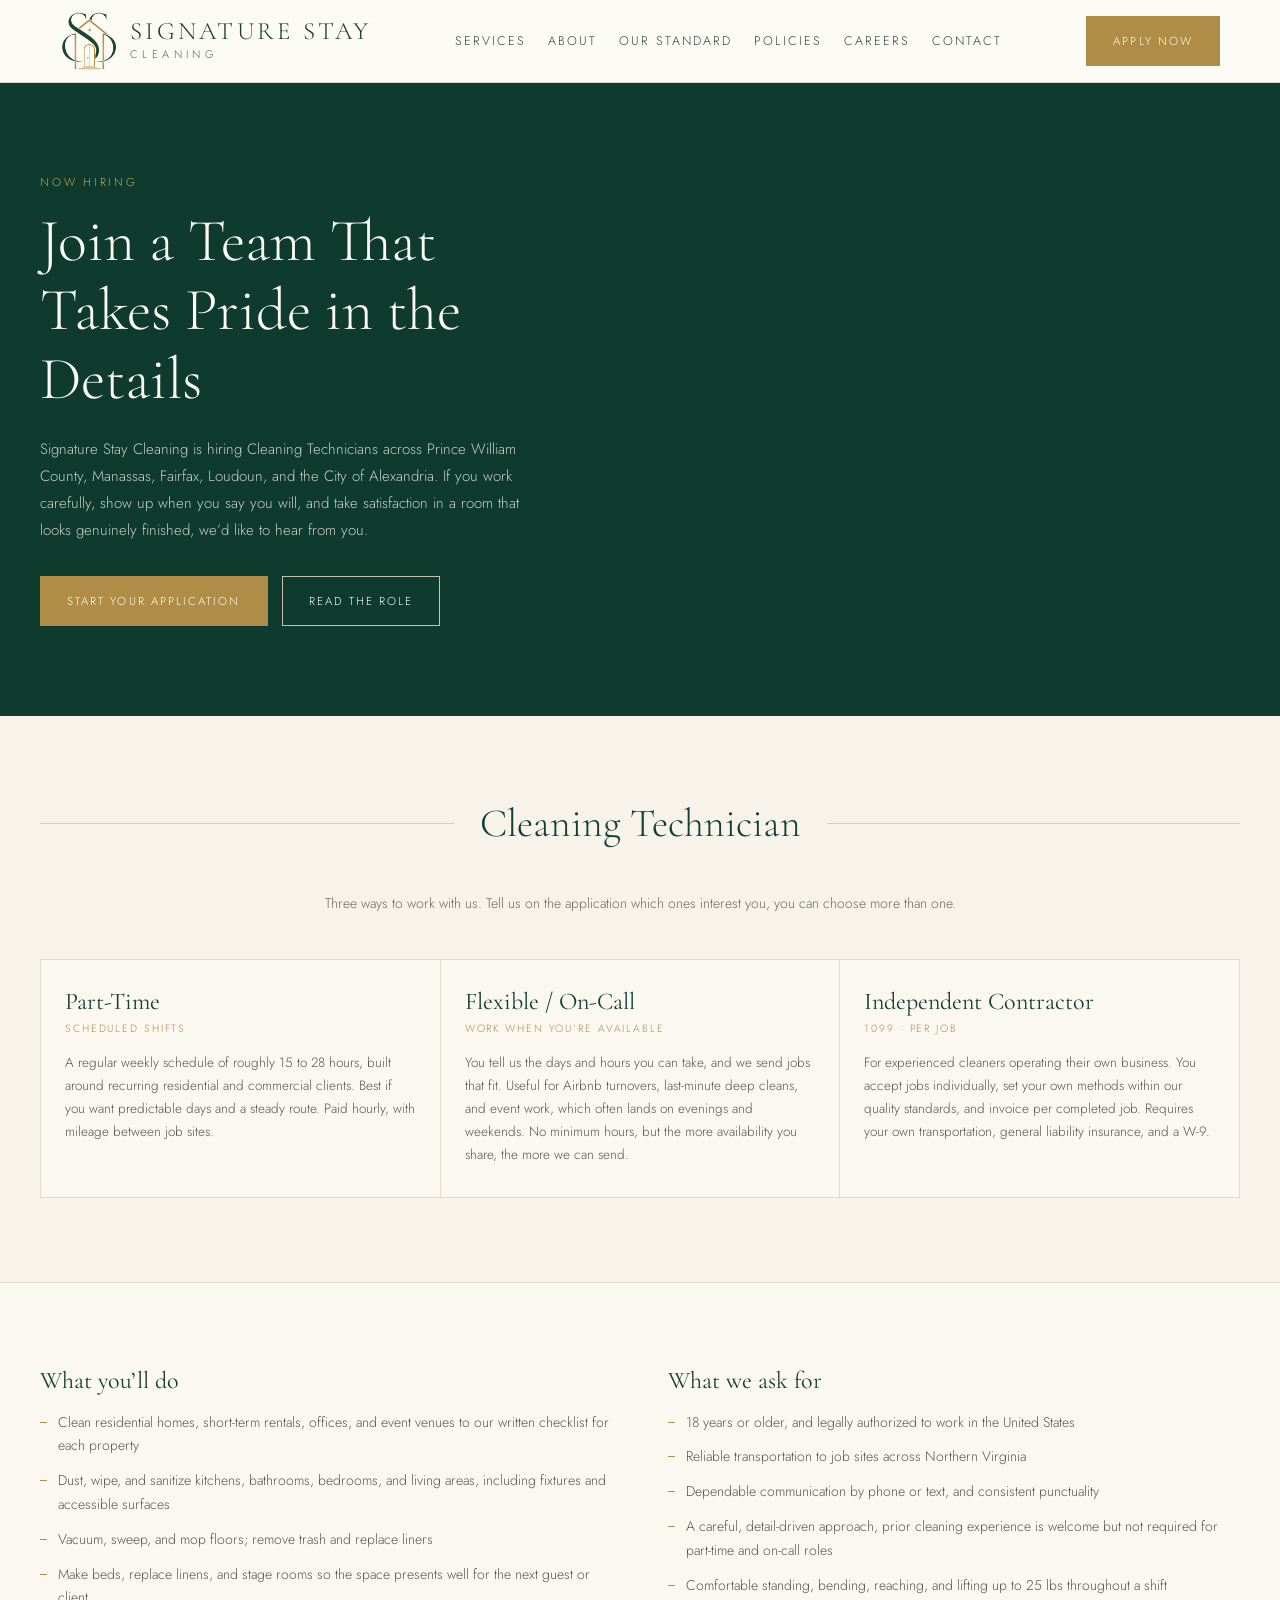
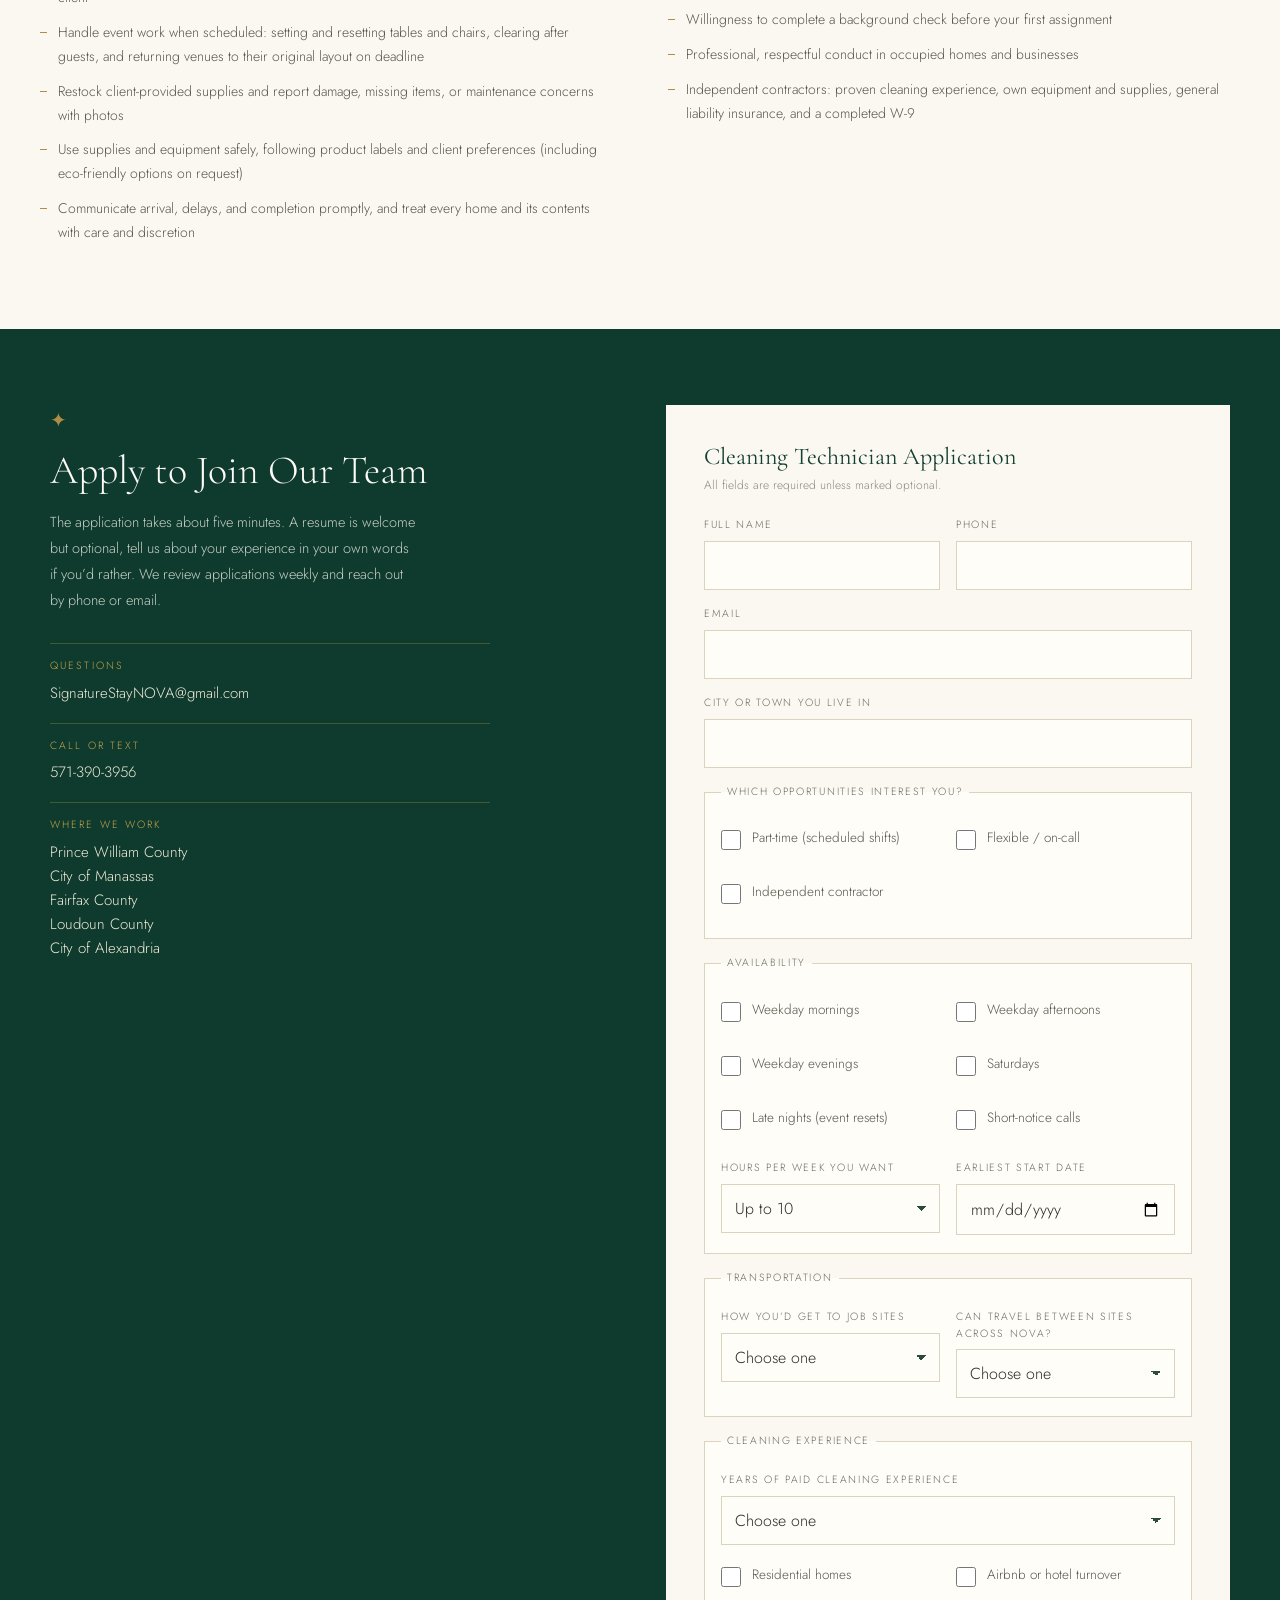
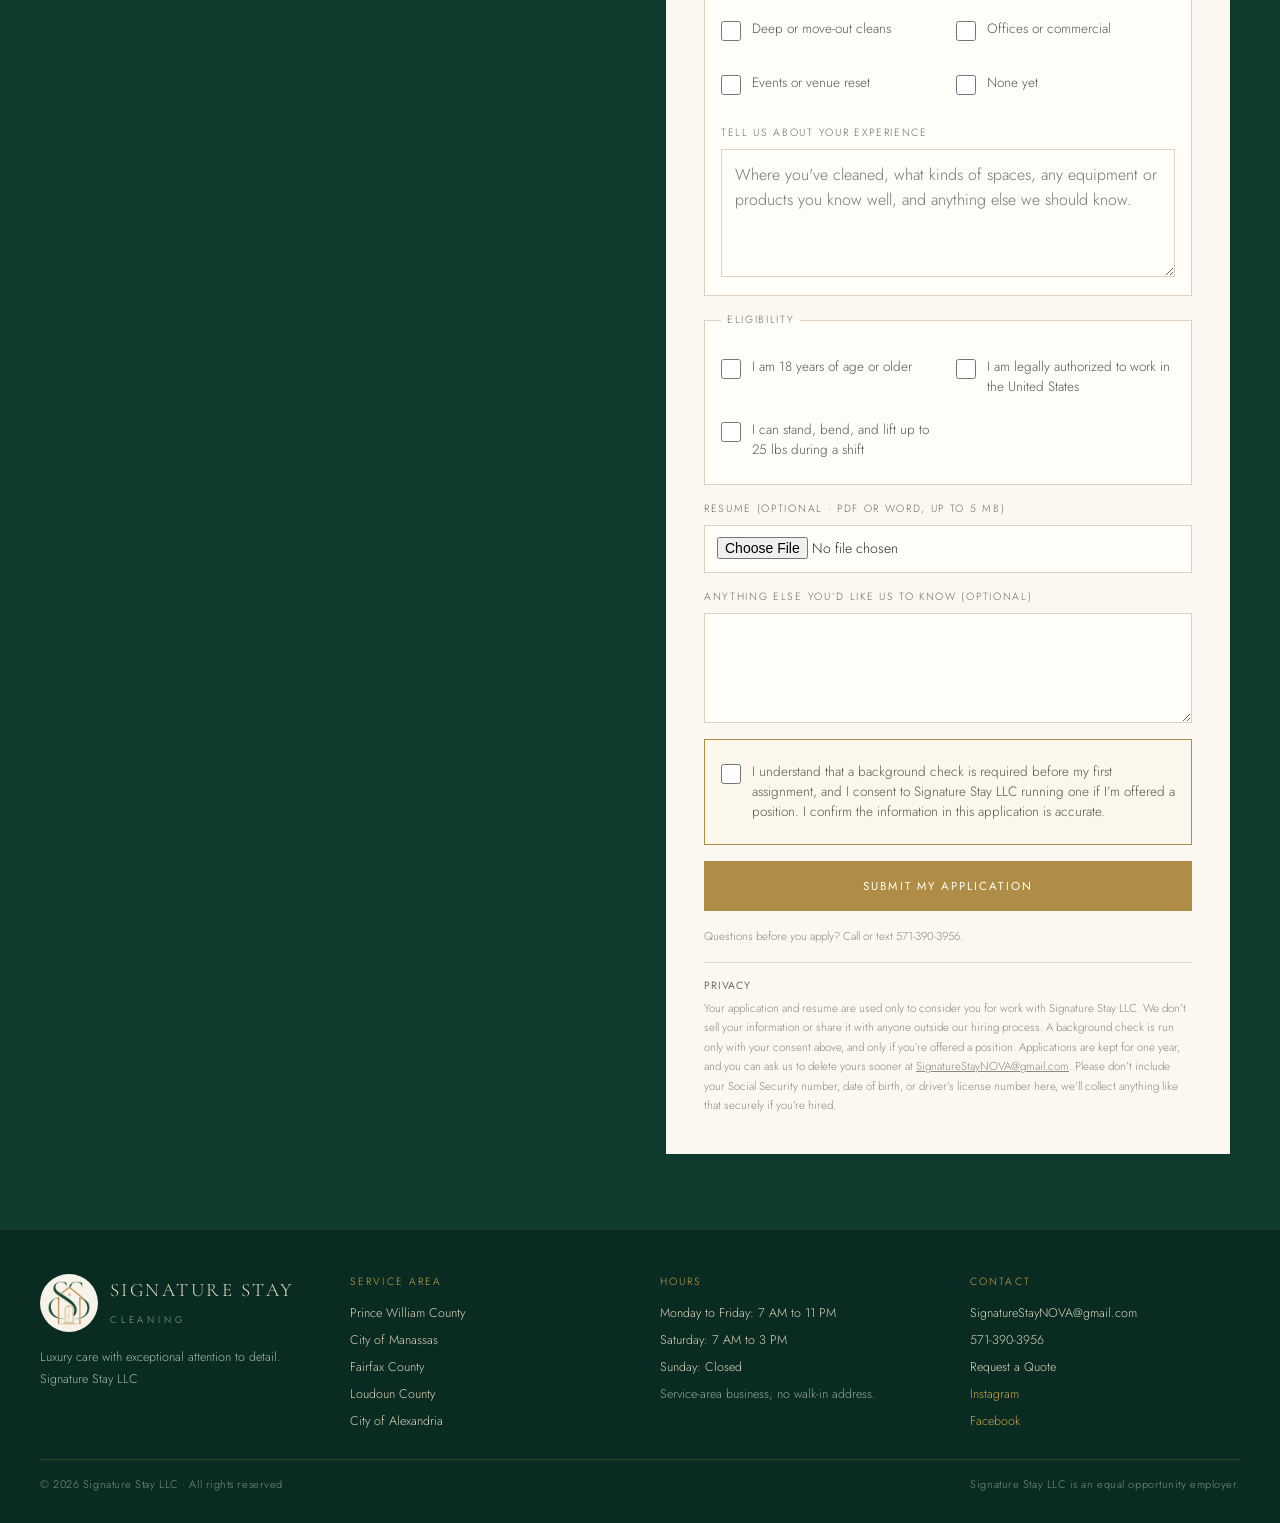
<file: careers.html>
<!DOCTYPE html>
<!--
  Signature Stay Cleaning — careers.html
  Application form posts to FormSubmit (supports the optional resume
  attachment). Activate once by clicking the confirmation link emailed
  after the first submission. Update "_next" when the custom domain is live.
-->
<html lang="en">
<head>
<meta charset="utf-8">
<meta name="viewport" content="width=device-width, initial-scale=1, viewport-fit=cover">
<title>Careers — Signature Stay Cleaning</title>
<meta name="description" content="Now hiring cleaning technicians in Northern Virginia. Part-time, flexible on-call, and independent contractor opportunities with Signature Stay Cleaning.">
<meta name="theme-color" content="#0E3B2E">
<link rel="preconnect" href="https://fonts.googleapis.com">
<link rel="preconnect" href="https://fonts.gstatic.com" crossorigin>
<link href="https://fonts.googleapis.com/css2?family=Cormorant+Garamond:ital,wght@0,300;0,400;1,400&family=Jost:wght@300;400;500&display=swap" rel="stylesheet">
<link rel="icon" type="image/png" sizes="32x32" href="favicon-32.png">
<link rel="apple-touch-icon" href="apple-touch-icon.png">
<link rel="stylesheet" href="styles.css">
</head>
<body>

<header class="site-header" id="siteHeader">
  <div class="header-inner">
    <a class="brand" href="index.html">
      <img class="brand-mark" src="logo.png" alt="Signature Stay Cleaning" width="440" height="440">
      <span class="brand-text">
        <span class="brand-name">SIGNATURE STAY</span>
        <span class="brand-sub">CLEANING</span>
      </span>
    </a>

    <button class="nav-toggle" id="navToggle" aria-expanded="false" aria-controls="primaryNav" aria-label="Open menu"><span></span></button>

    <nav class="nav" id="primaryNav">
      <a href="index.html#services">Services</a>
      <a href="index.html#about">About</a>
      <a href="index.html#standard">Our Standard</a>
      <a href="index.html#policies">Policies</a>
      <a href="careers.html" aria-current="page">Careers</a>
      <a href="index.html#contact">Contact</a>
    </nav>

    <div class="header-cta"><a class="btn btn-gold" href="#apply">Apply Now</a></div>
  </div>
</header>

<section class="page-hero">
  <div class="page-hero-inner">
    <span class="eyebrow">Now Hiring</span>
    <h1>Join a Team That Takes Pride in the Details</h1>
    <p>Signature Stay Cleaning is hiring Cleaning Technicians across Prince William County, Manassas, Fairfax, Loudoun, and the City of Alexandria. If you work carefully, show up when you say you will, and take satisfaction in a room that looks genuinely finished, we&rsquo;d like to hear from you.</p>
    <div class="hero-actions">
      <a class="btn btn-gold" href="#apply">Start Your Application</a>
      <a class="btn btn-outline" href="#role">Read the Role</a>
    </div>
  </div>
</section>

<section class="section" id="role" style="background:#F7F3EA;">
  <div class="wrap">
    <div class="rule-head"><span class="rule"></span><h2>Cleaning Technician</h2><span class="rule"></span></div>
    <p class="lede">Three ways to work with us. Tell us on the application which ones interest you, you can choose more than one.</p>

    <div class="role-grid">
      <div class="role">
        <h3>Part-Time</h3>
        <div class="role-tag">Scheduled shifts</div>
        <p>A regular weekly schedule of roughly 15 to 28 hours, built around recurring residential and commercial clients. Best if you want predictable days and a steady route. Paid hourly, with mileage between job sites.</p>
      </div>
      <div class="role">
        <h3>Flexible / On-Call</h3>
        <div class="role-tag">Work when you&rsquo;re available</div>
        <p>You tell us the days and hours you can take, and we send jobs that fit. Useful for Airbnb turnovers, last-minute deep cleans, and event work, which often lands on evenings and weekends. No minimum hours, but the more availability you share, the more we can send.</p>
      </div>
      <div class="role">
        <h3>Independent Contractor</h3>
        <div class="role-tag">1099 &middot; Per job</div>
        <p>For experienced cleaners operating their own business. You accept jobs individually, set your own methods within our quality standards, and invoice per completed job. Requires your own transportation, general liability insurance, and a W-9.</p>
      </div>
    </div>
  </div>
</section>

<section class="section" style="background:#FBF8F1;border-top:1px solid #E4DCC9;">
  <div class="wrap two-col">
    <div class="list-block">
      <h3>What you&rsquo;ll do</h3>
      <ul>
        <li>Clean residential homes, short-term rentals, offices, and event venues to our written checklist for each property</li>
        <li>Dust, wipe, and sanitize kitchens, bathrooms, bedrooms, and living areas, including fixtures and accessible surfaces</li>
        <li>Vacuum, sweep, and mop floors; remove trash and replace liners</li>
        <li>Make beds, replace linens, and stage rooms so the space presents well for the next guest or client</li>
        <li>Handle event work when scheduled: setting and resetting tables and chairs, clearing after guests, and returning venues to their original layout on deadline</li>
        <li>Restock client-provided supplies and report damage, missing items, or maintenance concerns with photos</li>
        <li>Use supplies and equipment safely, following product labels and client preferences (including eco-friendly options on request)</li>
        <li>Communicate arrival, delays, and completion promptly, and treat every home and its contents with care and discretion</li>
      </ul>
    </div>
    <div class="list-block">
      <h3>What we ask for</h3>
      <ul>
        <li>18 years or older, and legally authorized to work in the United States</li>
        <li>Reliable transportation to job sites across Northern Virginia</li>
        <li>Dependable communication by phone or text, and consistent punctuality</li>
        <li>A careful, detail-driven approach, prior cleaning experience is welcome but not required for part-time and on-call roles</li>
        <li>Comfortable standing, bending, reaching, and lifting up to 25 lbs throughout a shift</li>
        <li>Willingness to complete a background check before your first assignment</li>
        <li>Professional, respectful conduct in occupied homes and businesses</li>
        <li>Independent contractors: proven cleaning experience, own equipment and supplies, general liability insurance, and a completed W-9</li>
      </ul>
    </div>
  </div>
</section>

<section class="form-band" id="apply">
  <div class="form-grid">
    <div class="form-intro">
      <div style="color:#B08D46;font-size:20px;margin-bottom:10px;">&#10022;</div>
      <h2>Apply to Join Our Team</h2>
      <p>The application takes about five minutes. A resume is welcome but optional, tell us about your experience in your own words if you&rsquo;d rather. We review applications weekly and reach out by phone or email.</p>
      <div class="contact-rows">
        <div class="contact-row"><div class="contact-label">Questions</div><div class="contact-value"><a href="mailto:SignatureStayNOVA@gmail.com">SignatureStayNOVA@gmail.com</a></div></div>
        <div class="contact-row"><div class="contact-label">Call or Text</div><div class="contact-value"><a href="tel:+15713903956">571-390-3956</a></div></div>
        <div class="contact-row"><div class="contact-label">Where We Work</div><div class="contact-value">Prince William County<br>City of Manassas<br>Fairfax County<br>Loudoun County<br>City of Alexandria</div></div>
      </div>
    </div>

    <div class="form-card">
      <h3>Cleaning Technician Application</h3>
      <div class="form-note">All fields are required unless marked optional.</div>

      <form class="form" action="https://formsubmit.co/SignatureStayNOVA@gmail.com" method="POST" enctype="multipart/form-data">
        <input type="hidden" name="_subject" value="New cleaning technician application">
        <input type="hidden" name="_template" value="table">
        <input type="hidden" name="_captcha" value="false">
        <input type="hidden" name="_next" value="https://www.cleanwithsignature.com/thank-you.html">
        <input type="text" name="_honey" class="visually-hidden" tabindex="-1" autocomplete="off" aria-hidden="true">

        <label class="f">
          <span class="field-label">Full name</span>
          <input type="text" name="Full name" autocomplete="name" required>
        </label>
        <label class="f">
          <span class="field-label">Phone</span>
          <input type="tel" name="Phone" autocomplete="tel" inputmode="tel" required>
        </label>
        <label class="f f-wide">
          <span class="field-label">Email</span>
          <input type="email" name="Email" autocomplete="email" inputmode="email" required>
        </label>
        <label class="f f-wide">
          <span class="field-label">City or town you live in</span>
          <input type="text" name="City" autocomplete="address-level2" required>
        </label>

        <fieldset class="f-wide">
          <legend>Which opportunities interest you?</legend>
          <div class="check-grid">
            <label class="check"><input type="checkbox" name="Interested in" value="Part-time"> Part-time (scheduled shifts)</label>
            <label class="check"><input type="checkbox" name="Interested in" value="Flexible / on-call"> Flexible / on-call</label>
            <label class="check"><input type="checkbox" name="Interested in" value="Independent contractor"> Independent contractor</label>
          </div>
        </fieldset>

        <fieldset class="f-wide">
          <legend>Availability</legend>
          <div class="check-grid">
            <label class="check"><input type="checkbox" name="Available" value="Weekday mornings"> Weekday mornings</label>
            <label class="check"><input type="checkbox" name="Available" value="Weekday afternoons"> Weekday afternoons</label>
            <label class="check"><input type="checkbox" name="Available" value="Weekday evenings"> Weekday evenings</label>
            <label class="check"><input type="checkbox" name="Available" value="Saturdays"> Saturdays</label>
            <label class="check"><input type="checkbox" name="Available" value="Late nights (event resets)"> Late nights (event resets)</label>
            <label class="check"><input type="checkbox" name="Available" value="Short-notice calls"> Short-notice calls</label>
          </div>
          <div class="check-grid" style="margin-top:14px;">
            <label class="f">
              <span class="field-label">Hours per week you want</span>
              <select name="Hours per week">
                <option>Up to 10</option>
                <option>10&ndash;20</option>
                <option>20&ndash;30</option>
                <option>30+</option>
                <option>Varies week to week</option>
              </select>
            </label>
            <label class="f">
              <span class="field-label">Earliest start date</span>
              <input type="date" name="Earliest start date">
            </label>
          </div>
        </fieldset>

        <fieldset class="f-wide">
          <legend>Transportation</legend>
          <div class="check-grid">
            <label class="f">
              <span class="field-label">How you&rsquo;d get to job sites</span>
              <select name="Transportation" required>
                <option value="">Choose one</option>
                <option>Own vehicle, valid license and insurance</option>
                <option>Own vehicle, license or insurance pending</option>
                <option>Rides from family or a partner</option>
                <option>Public transit or rideshare</option>
                <option>Other, explained below</option>
              </select>
            </label>
            <label class="f">
              <span class="field-label">Can travel between sites across NoVA?</span>
              <select name="Can travel between sites" required>
                <option value="">Choose one</option>
                <option>Yes, anywhere in our service area</option>
                <option>Yes, within about 20 miles of home</option>
                <option>Limited, explained below</option>
              </select>
            </label>
          </div>
        </fieldset>

        <fieldset class="f-wide">
          <legend>Cleaning experience</legend>
          <div class="check-grid">
            <label class="f">
              <span class="field-label">Years of paid cleaning experience</span>
              <select name="Years of experience" required>
                <option value="">Choose one</option>
                <option>None yet, willing to learn</option>
                <option>Less than 1 year</option>
                <option>1&ndash;2 years</option>
                <option>3&ndash;5 years</option>
                <option>5+ years</option>
              </select>
            </label>
          </div>
          <div class="check-grid" style="margin-top:14px;">
            <label class="check"><input type="checkbox" name="Experience type" value="Residential"> Residential homes</label>
            <label class="check"><input type="checkbox" name="Experience type" value="Airbnb turnover"> Airbnb or hotel turnover</label>
            <label class="check"><input type="checkbox" name="Experience type" value="Deep / move-out"> Deep or move-out cleans</label>
            <label class="check"><input type="checkbox" name="Experience type" value="Commercial"> Offices or commercial</label>
            <label class="check"><input type="checkbox" name="Experience type" value="Event / venue reset"> Events or venue reset</label>
            <label class="check"><input type="checkbox" name="Experience type" value="None yet"> None yet</label>
          </div>
          <label class="f" style="margin-top:14px;">
            <span class="field-label">Tell us about your experience</span>
            <textarea name="Experience details" rows="4" placeholder="Where you've cleaned, what kinds of spaces, any equipment or products you know well, and anything else we should know."></textarea>
          </label>
        </fieldset>

        <fieldset class="f-wide">
          <legend>Eligibility</legend>
          <div class="check-grid">
            <label class="check"><input type="checkbox" name="Is 18 or older" value="Yes" required> I am 18 years of age or older</label>
            <label class="check"><input type="checkbox" name="Work authorized" value="Yes" required> I am legally authorized to work in the United States</label>
            <label class="check"><input type="checkbox" name="Can lift 25 lbs" value="Yes"> I can stand, bend, and lift up to 25 lbs during a shift</label>
          </div>
        </fieldset>

        <label class="f f-wide">
          <span class="field-label">Resume (optional &middot; PDF or Word, up to 5 MB)</span>
          <input type="file" name="Resume" accept=".pdf,.doc,.docx,application/pdf,application/msword,application/vnd.openxmlformats-officedocument.wordprocessingml.document">
        </label>

        <label class="f f-wide">
          <span class="field-label">Anything else you&rsquo;d like us to know (optional)</span>
          <textarea name="Anything else" rows="3"></textarea>
        </label>

        <div class="consent">
          <label class="check">
            <input type="checkbox" name="Background check consent" value="Consented" required>
            <span>I understand that a background check is required before my first assignment, and I consent to Signature Stay LLC running one if I&rsquo;m offered a position. I confirm the information in this application is accurate.</span>
          </label>
        </div>

        <button class="btn btn-gold btn-block" type="submit" style="grid-column:1/-1;">Submit My Application</button>

        <p class="form-help">Questions before you apply? Call or text 571-390-3956.</p>

        <p class="privacy-note">
          <strong>Privacy</strong>
          Your application and resume are used only to consider you for work with Signature Stay LLC. We don&rsquo;t sell your information or share it with anyone outside our hiring process. A background check is run only with your consent above, and only if you&rsquo;re offered a position. Applications are kept for one year, and you can ask us to delete yours sooner at <a href="mailto:SignatureStayNOVA@gmail.com">SignatureStayNOVA@gmail.com</a>. Please don&rsquo;t include your Social Security number, date of birth, or driver&rsquo;s license number here, we&rsquo;ll collect anything like that securely if you&rsquo;re hired.
        </p>
      </form>
    </div>
  </div>
</section>

<footer class="site-footer">
  <div class="footer-grid">
    <div>
      <div class="footer-brand">
        <span class="disc">
          <img src="logo.png" alt="" width="440" height="440">
        </span>
        <span>
          <span class="n">SIGNATURE STAY</span>
          <span class="s">CLEANING</span>
        </span>
      </div>
      <div class="footer-blurb">Luxury care with exceptional attention to detail.<br>Signature Stay LLC</div>
    </div>
    <div>
      <div class="footer-head">Service Area</div>
      <div class="footer-list">
        <span>Prince William County</span><span>City of Manassas</span><span>Fairfax County</span><span>Loudoun County</span><span>City of Alexandria</span>
      </div>
    </div>
    <div>
      <div class="footer-head">Hours</div>
      <div class="footer-list">
        <span>Monday to Friday: 7 AM to 11 PM</span>
        <span>Saturday: 7 AM to 3 PM</span>
        <span>Sunday: Closed</span>
        <span class="dim">Service-area business; no walk-in address.</span>
      </div>
    </div>
    <div>
      <div class="footer-head">Contact</div>
      <div class="footer-list">
        <a href="mailto:SignatureStayNOVA@gmail.com">SignatureStayNOVA@gmail.com</a>
        <a href="tel:+15713903956">571-390-3956</a>
        <a href="index.html#quote">Request a Quote</a>
        <a href="https://www.instagram.com/signaturestaynova/" target="_blank" rel="noopener" style="color:#C9A44C;">Instagram</a>
        <a href="https://www.facebook.com/profile.php?id=61592763725123" target="_blank" rel="noopener" style="color:#C9A44C;">Facebook</a>
      </div>
    </div>
  </div>
  <div class="footer-bottom">
    <span>&copy; 2026 Signature Stay LLC &middot; All rights reserved</span>
    <span>Signature Stay LLC is an equal opportunity employer.</span>
  </div>
</footer>


<div class="mobile-actions">
  <a href="tel:+15713903956">Call or Text</a>
  <a href="#apply">Apply Now</a>
</div>

<script>
(function(){
  var header = document.getElementById('siteHeader');
  var toggle = document.getElementById('navToggle');
  toggle.addEventListener('click', function(){
    var open = header.classList.toggle('open');
    toggle.setAttribute('aria-expanded', open ? 'true' : 'false');
    toggle.setAttribute('aria-label', open ? 'Close menu' : 'Open menu');
  });
  document.querySelectorAll('#primaryNav a').forEach(function(a){
    a.addEventListener('click', function(){
      header.classList.remove('open');
      toggle.setAttribute('aria-expanded','false');
    });
  });

  function closeMenu(){
    header.classList.remove('open');
    toggle.setAttribute('aria-expanded','false');
    toggle.setAttribute('aria-label','Open menu');
  }
  document.querySelectorAll('a[href^="#"]').forEach(function(a){
    if (a.hasAttribute('data-page')) return;
    a.addEventListener('click', function(e){
      var id = a.getAttribute('href').slice(1);
      if (!id) return;
      var target = document.getElementById(id);
      if (!target) return;
      e.preventDefault();
      closeMenu();
      requestAnimationFrame(function(){
        var y = target.getBoundingClientRect().top + window.pageYOffset - (header.offsetHeight || 0) - 12;
        window.scrollTo({ top: Math.max(0, y), behavior: 'smooth' });
        if (history.replaceState) history.replaceState(null, '', '#' + id);
      });
    });
  });
})();
</script>
</body>
</html>
</file>
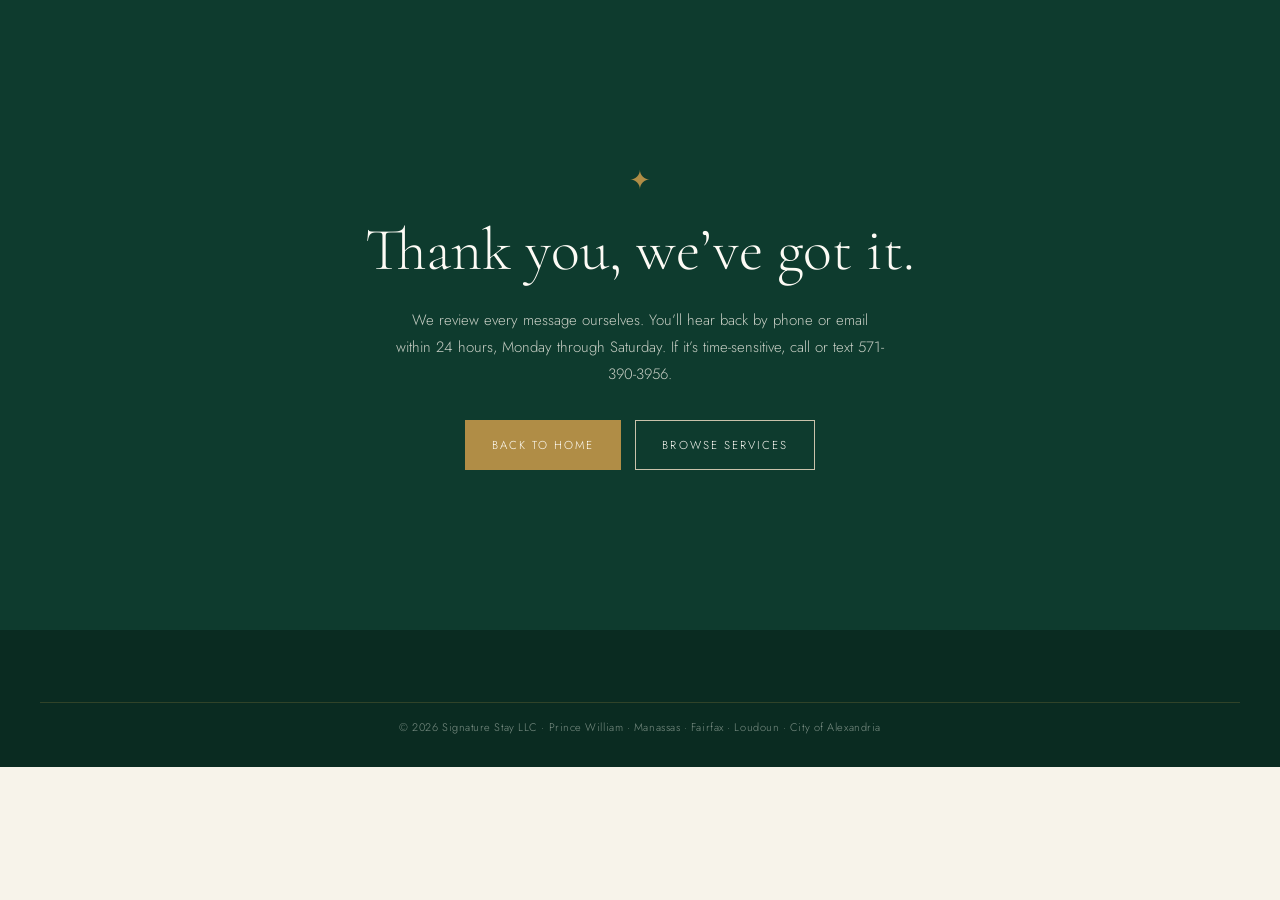
<file: thank-you.html>
<!DOCTYPE html>
<html lang="en">
<head>
<meta charset="utf-8">
<meta name="viewport" content="width=device-width, initial-scale=1, viewport-fit=cover">
<title>Thank You — Signature Stay Cleaning</title>
<meta name="robots" content="noindex">
<meta name="theme-color" content="#0E3B2E">
<link rel="preconnect" href="https://fonts.googleapis.com">
<link rel="preconnect" href="https://fonts.gstatic.com" crossorigin>
<link href="https://fonts.googleapis.com/css2?family=Cormorant+Garamond:wght@300;400&family=Jost:wght@300;400&display=swap" rel="stylesheet">
<link rel="icon" type="image/png" sizes="32x32" href="favicon-32.png">
<link rel="apple-touch-icon" href="apple-touch-icon.png">
<link rel="stylesheet" href="styles.css">
</head>
<body>

<section class="page-hero" style="min-height:70vh;display:flex;align-items:center;">
  <div class="page-hero-inner" style="text-align:center;max-width:640px;">
    <div style="color:#B08D46;font-size:26px;margin-bottom:14px;">&#10022;</div>
    <h1 style="max-width:none;margin:0 auto;">Thank you, we&rsquo;ve got it.</h1>
    <p style="margin:22px auto 0;">We review every message ourselves. You&rsquo;ll hear back by phone or email within 24 hours, Monday through Saturday. If it&rsquo;s time-sensitive, call or text 571-390-3956.</p>
    <div class="hero-actions" style="justify-content:center;margin-top:32px;">
      <a class="btn btn-gold" href="index.html">Back to Home</a>
      <a class="btn btn-outline" href="index.html#services">Browse Services</a>
    </div>
  </div>
</section>

<footer class="site-footer">
  <div class="footer-bottom" style="justify-content:center;text-align:center;">
    <span>&copy; 2026 Signature Stay LLC &middot; Prince William &middot; Manassas &middot; Fairfax &middot; Loudoun &middot; City of Alexandria</span>
  </div>
</footer>

</body>
</html>
</file>
<file: styles.css>
/* =========================================================
   Signature Stay Cleaning — shared stylesheet
   Palette, type and spacing carried over from the existing site.
   ========================================================= */

:root{
  --green-900:#0A2B21;
  --green-800:#0E3B2E;
  --green-700:#123F31;
  --green-600:#2C4B3F;
  --green-400:#4A6B5D;
  --green-200:#93A79C;

  --ivory:#F7F3EA;
  --ivory-1:#FBF8F1;
  --cream:#FFFDF7;
  --paper:#FDFBF5;

  --gold:#B08D46;
  --gold-1:#C9A44C;
  --gold-dark:#96762F;

  --line:#E2DAC6;
  --line-2:#E4DCC9;
  --field:#DCD3BE;

  --ink:#2C2C26;
  --body:#57574E;
  --muted:#6B6B60;
  --faint:#8A8A7C;

  --serif:'Cormorant Garamond',Georgia,'Times New Roman',serif;
  --sans:'Jost',-apple-system,BlinkMacSystemFont,'Segoe UI',Helvetica,Arial,sans-serif;

  --pad-x:clamp(20px,5vw,40px);
  --wrap:1240px;
}

*{margin:0;padding:0;box-sizing:border-box;}
html{-webkit-text-size-adjust:100%;scroll-behavior:smooth;overflow-x:hidden;}
@media (prefers-reduced-motion:reduce){
  html{scroll-behavior:auto;}
  *{transition:none!important;animation:none!important;}
}
body{
  font-family:var(--sans);
  font-weight:300;
  color:var(--body);
  background:var(--ivory);
  line-height:1.6;
  padding-left:env(safe-area-inset-left,0px);
  padding-right:env(safe-area-inset-right,0px);
}
img{max-width:100%;display:block;}
a{color:inherit;text-decoration:none;}
:focus-visible{outline:2px solid var(--gold);outline-offset:3px;}

/* ---------- type ---------- */
h1,h2,h3{font-family:var(--serif);font-weight:300;color:var(--green-700);line-height:1.15;text-wrap:pretty;}
h1{font-size:clamp(34px,7.5vw,60px);}
h2{font-size:clamp(28px,5.2vw,40px);}
h3{font-size:clamp(21px,3.4vw,24px);font-weight:400;}
p{text-wrap:pretty;}

.eyebrow{font-size:11.5px;letter-spacing:.24em;text-transform:uppercase;color:var(--gold);}
.field-label{font-size:10.5px;letter-spacing:.16em;text-transform:uppercase;color:var(--muted);}

/* ---------- layout ---------- */
.wrap{max-width:var(--wrap);margin:0 auto;}
.section{padding:clamp(52px,8vw,84px) var(--pad-x);}
.rule-head{display:flex;align-items:center;gap:clamp(14px,3vw,26px);margin-bottom:clamp(24px,4vw,46px);}
.rule-head .rule{height:1px;flex:1;background:#D8CFB8;}
.rule-head h2{margin:0;white-space:nowrap;}
.lede{text-align:center;font-size:14px;color:var(--muted);margin:0 auto clamp(30px,5vw,44px);max-width:640px;}

/* ---------- buttons ---------- */
.btn{
  display:inline-block;border:1px solid transparent;cursor:pointer;
  font-family:var(--sans);font-size:11.5px;letter-spacing:.18em;text-transform:uppercase;
  padding:16px 26px;text-align:center;transition:background .18s ease,color .18s ease;
  min-height:48px;line-height:1.4;
}
.btn-gold{background:var(--gold);color:var(--cream);}
.btn-gold:hover{background:var(--gold-dark);}
.btn-outline{border-color:#C9C2AB;color:var(--paper);}
.btn-outline:hover{background:var(--paper);color:var(--green-800);}
.btn-outline-gold{border-color:var(--gold);color:var(--gold-dark);}
.btn-outline-gold:hover{background:var(--gold);color:var(--cream);}
.btn-block{display:block;width:100%;}

/* ---------- header ---------- */
.site-header{
  position:sticky;top:0;z-index:60;background:var(--paper);
  border-bottom:1px solid var(--line);
  padding-top:env(safe-area-inset-top,0px);
}
.header-inner{
  max-width:var(--wrap);margin:0 auto;padding:12px var(--pad-x);
  display:flex;align-items:center;justify-content:space-between;gap:16px;
}
.brand{display:flex;align-items:center;gap:12px;flex:none;}
.brand-mark{width:58px;height:58px;flex:none;object-fit:contain;}
.brand-text{display:flex;flex-direction:column;gap:2px;}
.brand-name{font-family:var(--serif);font-size:clamp(17px,4vw,25px);letter-spacing:.13em;color:var(--green-700);line-height:1;}
.brand-sub{font-size:clamp(8.5px,2vw,11px);letter-spacing:.4em;color:var(--green-400);}

.nav-toggle{
  display:none;background:none;border:1px solid var(--line);
  width:46px;height:46px;flex:none;cursor:pointer;align-items:center;justify-content:center;
}
.nav-toggle span{display:block;width:20px;height:1px;background:var(--green-700);position:relative;}
.nav-toggle span::before,.nav-toggle span::after{
  content:"";position:absolute;left:0;width:20px;height:1px;background:var(--green-700);
}
.nav-toggle span::before{top:-6px;}
.nav-toggle span::after{top:6px;}
.nav-toggle[aria-expanded="true"] span{background:transparent;}
.nav-toggle[aria-expanded="true"] span::before{top:0;transform:rotate(45deg);}
.nav-toggle[aria-expanded="true"] span::after{top:0;transform:rotate(-45deg);}

.nav{display:flex;align-items:center;gap:10px 22px;flex-wrap:wrap;justify-content:center;}
.nav a{font-size:12.5px;letter-spacing:.16em;text-transform:uppercase;color:var(--green-600);padding:6px 0;}
.nav a:hover{color:var(--green-800);}
.header-cta{flex:none;}

.has-menu{position:relative;}
.menu-btn{
  display:flex;align-items:center;gap:7px;background:none;border:none;cursor:pointer;
  font-family:var(--sans);font-size:12.5px;letter-spacing:.16em;text-transform:uppercase;
  color:var(--green-600);padding:6px 0;
}
.caret{width:5px;height:5px;border-right:1px solid currentColor;border-bottom:1px solid currentColor;transform:rotate(45deg) translateY(-2px);}
.submenu{
  display:none;position:absolute;top:30px;left:-22px;width:272px;
  background:var(--ivory-1);border:1px solid #E1D8C3;box-shadow:0 22px 50px rgba(14,59,46,.16);
  padding:6px 0;z-index:70;
}
.has-menu.open .submenu{display:block;}
.submenu a{display:block;padding:13px 22px;border-bottom:1px solid #EFE8D8;letter-spacing:normal;text-transform:none;}
.submenu a:last-child{border-bottom:none;}
.submenu a:hover{background:#F2ECDC;}
.submenu .s-title{font-family:var(--serif);font-size:19px;color:var(--green-700);}

@media (max-width:960px){
  .nav-toggle{display:flex;}
  .header-inner{flex-wrap:wrap;padding-top:10px;padding-bottom:10px;}
  .nav{
    display:none;order:3;width:100%;flex-direction:column;align-items:stretch;gap:0;
    border-top:1px solid var(--line);margin-top:10px;padding-top:6px;
    /* keep a long menu (services expanded) reachable on short screens */
    max-height:calc(100vh - 150px);overflow-y:auto;overscroll-behavior:contain;
    -webkit-overflow-scrolling:touch;
  }
  .site-header.open .nav{display:flex;}
  .nav a,.menu-btn{padding:15px 2px;border-bottom:1px solid #EFE8D8;width:100%;min-height:48px;display:flex;align-items:center;}
  .menu-btn{justify-content:space-between;}
  .submenu{position:static;width:100%;box-shadow:none;border:none;border-bottom:1px solid #EFE8D8;background:var(--ivory);}
  .submenu a{padding:13px 16px;min-height:48px;}
  /* the quote button lives inside the menu, so the sticky bar stays one row tall */
  .header-cta{order:4;width:100%;display:none;}
  .site-header.open .header-cta{display:block;margin:12px 0 2px;}
  .header-cta .btn{display:block;}
}
@media (max-width:420px){
  .header-inner{padding-left:16px;padding-right:16px;gap:10px;}
  .brand{gap:9px;}
  .brand-mark{width:46px;height:46px;}
  .brand-name{letter-spacing:.08em;}
  .brand-sub{letter-spacing:.28em;}
  .nav-toggle{width:44px;height:44px;}
}

/* Persistent call / quote bar on phones */
.mobile-actions{display:none;}
@media (max-width:960px){
  .mobile-actions{
    display:grid;grid-template-columns:1fr 1fr;
    position:fixed;left:0;right:0;bottom:0;z-index:80;
    background:var(--green-900);border-top:1px solid rgba(201,164,76,.35);
    padding-bottom:env(safe-area-inset-bottom,0px);
  }
  .mobile-actions a{
    display:flex;align-items:center;justify-content:center;min-height:54px;padding:8px 10px;
    font-size:11.5px;letter-spacing:.14em;text-transform:uppercase;color:#E8DFC8;text-align:center;
  }
  .mobile-actions a + a{background:var(--gold);color:var(--cream);}
  body{padding-bottom:calc(54px + env(safe-area-inset-bottom,0px));}
}

/* ---------- hero ---------- */
.hero{position:relative;display:flex;align-items:center;min-height:min(620px,78vh);background:var(--green-800);}
.hero-bg{position:absolute;inset:0;overflow:hidden;}
.hero-bg img{width:100%;height:100%;object-fit:cover;}
.hero-veil{
  position:absolute;inset:0;pointer-events:none;
  background:linear-gradient(100deg,rgba(11,48,37,.97) 0%,rgba(11,48,37,.92) 34%,rgba(11,48,37,.42) 60%,rgba(11,48,37,.08) 78%);
}
@media (max-width:760px){
  .hero-veil{background:linear-gradient(180deg,rgba(11,48,37,.94) 0%,rgba(11,48,37,.9) 60%,rgba(11,48,37,.92) 100%);}
}
.hero-inner{position:relative;padding:clamp(56px,10vw,84px) var(--pad-x);max-width:640px;}
.hero h1{color:var(--paper);}
.hero-flourish{display:flex;align-items:center;gap:12px;margin:26px 0 22px;}
.hero-flourish .line{height:1px;width:clamp(60px,18vw,140px);background:var(--gold);}
.hero-flourish .mark{color:var(--gold);font-size:13px;}
.hero-lead{font-size:clamp(17px,3.4vw,19px);color:#EFE9D8;margin-bottom:18px;max-width:380px;}
.hero-sub{font-size:14.5px;line-height:1.75;color:#C9CFC5;margin-bottom:32px;max-width:420px;}
.hero-actions{display:flex;gap:14px;flex-wrap:wrap;}
@media (max-width:520px){
  .hero-actions{flex-direction:column;}
  .hero-actions .btn{width:100%;}
}

/* ---------- pillars ---------- */
.pillars-band{background:var(--ivory);padding:clamp(48px,7vw,74px) var(--pad-x);}
.pillars-grid{
  max-width:var(--wrap);margin:0 auto;display:grid;
  grid-template-columns:repeat(auto-fit,minmax(320px,1fr));gap:40px 56px;align-items:center;
}
.pillars{display:grid;grid-template-columns:repeat(auto-fit,minmax(150px,1fr));}
.pillar{padding:8px 20px;text-align:center;border-left:1px solid var(--line);}
.pillar svg{color:var(--gold);margin:0 auto 16px;}
.pillar-title{font-size:11.5px;letter-spacing:.18em;text-transform:uppercase;color:var(--green-700);margin-bottom:10px;}
.pillar-body{font-size:13px;line-height:1.65;color:var(--muted);}
@media (max-width:560px){
  .pillars{grid-template-columns:repeat(2,1fr);gap:26px 0;}
  .pillar{padding:0 10px;}
}

/* ---------- service cards ---------- */
.service-grid{display:grid;grid-template-columns:repeat(auto-fit,minmax(260px,1fr));gap:26px;}
.service-card{
  background:var(--ivory-1);border:1px solid var(--line-2);
  display:flex;flex-direction:column;scroll-margin-top:110px;
}
.service-card:hover{border-color:var(--gold);}
.service-photo{position:relative;height:210px;overflow:hidden;}
.service-photo img{width:100%;height:100%;object-fit:cover;}
#svc-residential .service-photo img{object-position:60% 35%;}
#svc-airbnb .service-photo img{object-position:50% 20%;}
.service-mark{
  position:absolute;left:50%;bottom:-21px;transform:translateX(-50%);
  width:42px;height:42px;border-radius:50%;background:var(--green-800);
  border:1px solid var(--gold);color:var(--gold-1);
  display:flex;align-items:center;justify-content:center;font-size:15px;
}
.service-body{padding:36px 24px 26px;display:flex;flex-direction:column;flex:1;}
.service-body h3{text-align:center;margin-bottom:6px;}
.service-tag{text-align:center;font-size:10.5px;letter-spacing:.18em;text-transform:uppercase;color:var(--gold);margin-bottom:18px;}
.service-list{list-style:none;display:flex;flex-direction:column;gap:9px;margin-bottom:18px;}
.service-list li{font-size:13px;line-height:1.6;color:var(--body);padding-left:16px;position:relative;}
.service-list li::before{content:"·";position:absolute;left:4px;color:var(--gold);font-size:18px;line-height:1.1;}
.service-extra{margin-top:auto;border-top:1px solid var(--line);padding-top:14px;font-size:12.5px;line-height:1.65;color:var(--muted);}
.service-extra b{display:block;font-weight:400;font-size:10.5px;letter-spacing:.16em;text-transform:uppercase;color:var(--green-700);margin-bottom:6px;}

/* ---------- event feature band ---------- */
.event-feature{
  margin-top:clamp(28px,5vw,44px);background:var(--green-800);color:#EFE9D8;
  border:1px solid var(--gold);scroll-margin-top:110px;
}
.event-head{padding:clamp(32px,5vw,46px) clamp(22px,4vw,44px) 0;max-width:760px;}
.event-banner{position:relative;overflow:hidden;border-bottom:1px solid rgba(201,164,76,.35);}
.event-banner img{width:100%;height:auto;aspect-ratio:2/1;max-height:560px;object-fit:cover;object-position:center 30%;}
.event-head h2{color:var(--paper);margin-bottom:14px;}
.event-head .eyebrow{color:var(--gold-1);margin-bottom:14px;display:block;}
.event-head p{font-size:14.5px;line-height:1.8;color:#C7CEC4;}
.event-options{
  display:grid;grid-template-columns:repeat(auto-fit,minmax(260px,1fr));
  gap:1px;background:rgba(201,164,76,.3);
  margin:clamp(28px,4vw,40px) clamp(22px,4vw,44px) 0;border:1px solid rgba(201,164,76,.3);
}
.event-option{background:var(--green-800);padding:28px 24px 30px;}
.event-option h3{color:var(--paper);font-size:22px;margin-bottom:8px;}
.event-option .when{font-size:10.5px;letter-spacing:.18em;text-transform:uppercase;color:var(--gold-1);margin-bottom:16px;}
.event-option ul{list-style:none;display:flex;flex-direction:column;gap:9px;}
.event-option li{font-size:13px;line-height:1.6;color:#C7CEC4;padding-left:16px;position:relative;}
.event-option li::before{content:"·";position:absolute;left:4px;color:var(--gold-1);font-size:18px;line-height:1.1;}
.event-option.is-package{background:#0C3327;}
.event-foot{
  padding:clamp(24px,4vw,34px) clamp(22px,4vw,44px) clamp(30px,5vw,40px);
  display:flex;flex-wrap:wrap;align-items:center;justify-content:space-between;gap:18px;
}
.event-note{font-size:12.5px;line-height:1.7;color:#9FB0A5;max-width:620px;}
@media (max-width:520px){
  .event-foot .btn{width:100%;}
}

/* ---------- standard / badges ---------- */
.standards{display:grid;grid-template-columns:repeat(auto-fit,minmax(220px,1fr));gap:30px 24px;}
.standard{text-align:center;padding:0 12px;}
.standard svg{color:var(--gold);margin:0 auto 14px;}
.standard-title{font-size:11px;letter-spacing:.18em;text-transform:uppercase;color:var(--gold);margin-bottom:10px;}
.standard-body{font-size:13.5px;line-height:1.7;color:var(--body);}
.badges{display:flex;flex-wrap:wrap;justify-content:center;gap:10px;margin-top:32px;}
.badge{border:1px solid #D8CFB8;color:var(--green-600);padding:11px 18px;font-size:11px;letter-spacing:.14em;text-transform:uppercase;background:var(--ivory-1);}

/* ---------- steps ---------- */
.steps{display:grid;grid-template-columns:repeat(auto-fit,minmax(180px,1fr));gap:30px 0;}
.step{text-align:center;padding:0 16px;border-left:1px solid var(--line);}
.step-n{
  width:44px;height:44px;border-radius:50%;background:var(--green-800);color:#E8DFC8;
  display:flex;align-items:center;justify-content:center;font-family:var(--serif);font-size:21px;margin:0 auto 18px;
}
.step-title{font-size:11.5px;letter-spacing:.16em;text-transform:uppercase;color:var(--green-700);margin-bottom:10px;}
.step-body{font-size:13px;line-height:1.7;color:var(--muted);}
@media (max-width:620px){
  .steps{grid-template-columns:1fr;}
  .step{border-left:none;border-top:1px solid var(--line);padding-top:24px;}
}

/* ---------- about ---------- */
.about{display:grid;grid-template-columns:repeat(auto-fit,minmax(340px,1fr));background:var(--ivory-1);}
.about-photo{position:relative;min-height:320px;}
.about-photo img{position:absolute;inset:0;width:100%;height:100%;object-fit:cover;}
.about-copy{padding:clamp(44px,7vw,68px) var(--pad-x);}
.about-copy .eyebrow{display:block;margin-bottom:16px;}
.about-copy h2{margin-bottom:20px;}
.about-copy p{font-size:14.5px;line-height:1.8;margin-bottom:18px;max-width:52ch;}
.pull-quote{
  font-family:var(--serif);font-style:italic;font-size:19px;line-height:1.5;
  color:var(--green-700);border-left:2px solid var(--gold);padding-left:18px;max-width:52ch;margin-top:8px;
}

/* ---------- policies ---------- */
.policy-grid{display:grid;grid-template-columns:repeat(auto-fit,minmax(240px,1fr));gap:1px;background:var(--line);border:1px solid var(--line);}
.policy{background:var(--ivory-1);padding:24px 22px 26px;}
.policy-title{font-size:11px;letter-spacing:.16em;text-transform:uppercase;color:var(--gold);margin-bottom:10px;}
.policy-body{font-size:13.5px;line-height:1.7;color:var(--body);}

/* ---------- reviews ---------- */
.reviews{background:var(--ivory-1);border-top:1px solid var(--line-2);border-bottom:1px solid var(--line-2);padding:clamp(44px,7vw,62px) var(--pad-x);}
.reviews-inner{max-width:720px;margin:0 auto;text-align:center;}
.reviews h2{margin-bottom:16px;}
.reviews p{font-size:14.5px;line-height:1.8;margin-bottom:28px;}

/* ---------- forms ---------- */
.form-band{background:var(--green-800);padding:clamp(52px,8vw,76px) var(--pad-x);scroll-margin-top:80px;}
.form-grid{max-width:1180px;margin:0 auto;display:grid;grid-template-columns:repeat(auto-fit,minmax(320px,1fr));gap:clamp(32px,5vw,52px);}
.form-intro{scroll-margin-top:100px;}
.form-intro h2{color:var(--paper);margin-bottom:16px;}
.form-intro p{font-size:14.5px;line-height:1.8;color:#C7CEC4;margin-bottom:30px;max-width:46ch;}
.contact-rows{display:flex;flex-direction:column;gap:18px;max-width:440px;}
.contact-row{border-top:1px solid rgba(201,164,76,.28);padding-top:14px;}
.contact-label{font-size:10.5px;letter-spacing:.2em;text-transform:uppercase;color:var(--gold-1);margin-bottom:6px;}
.contact-value{font-size:15px;line-height:1.6;color:#EFE9D8;}
.contact-value a:hover{color:var(--gold-1);}
.social-row{display:flex;flex-wrap:wrap;gap:20px;margin-top:26px;font-size:12px;letter-spacing:.12em;text-transform:uppercase;}
.social-row a{color:var(--gold-1);}
.social-row a:hover{color:var(--ivory);}

.form-card{background:var(--ivory-1);padding:clamp(24px,4vw,38px);}
.form-card h3{margin-bottom:6px;}
.form-card .form-note{font-size:12px;color:var(--faint);margin-bottom:22px;}
.form{display:grid;grid-template-columns:repeat(auto-fit,minmax(200px,1fr));gap:16px;}
.f{display:flex;flex-direction:column;gap:7px;}
.f-wide{grid-column:1/-1;}
input[type=text],input[type=tel],input[type=email],input[type=date],input[type=time],input[type=number],input[type=file],select,textarea{
  font-family:var(--sans);font-size:16px;font-weight:300;color:var(--ink);
  border:1px solid var(--field);background:var(--cream);padding:12px 13px;width:100%;border-radius:0;
  min-height:48px;
}
select{appearance:none;background-image:linear-gradient(45deg,transparent 50%,var(--green-600) 50%),linear-gradient(135deg,var(--green-600) 50%,transparent 50%);background-position:calc(100% - 18px) 21px,calc(100% - 13px) 21px;background-size:5px 5px,5px 5px;background-repeat:no-repeat;padding-right:38px;}
textarea{resize:vertical;min-height:110px;line-height:1.6;}
input[type=file]{padding:11px 12px;background:var(--cream);font-size:14px;}
input:focus,select:focus,textarea:focus{border-color:var(--gold);outline:none;box-shadow:0 0 0 2px rgba(176,141,70,.18);}

fieldset{border:1px solid var(--field);padding:16px 16px 18px;background:var(--cream);}
legend{font-size:10.5px;letter-spacing:.16em;text-transform:uppercase;color:var(--muted);padding:0 6px;}
.check-grid{display:grid;grid-template-columns:repeat(auto-fit,minmax(170px,1fr));gap:10px 16px;margin-top:6px;}
.check{display:flex;align-items:flex-start;gap:11px;font-size:13.5px;line-height:1.5;color:var(--body);cursor:pointer;min-height:44px;padding:6px 0;}
.check input{margin-top:2px;width:20px;height:20px;flex:none;accent-color:var(--gold-dark);}
.consent{border:1px solid var(--gold);background:#FCF7EC;padding:16px;grid-column:1/-1;}
.consent .check{font-size:13.5px;}

.form-help{grid-column:1/-1;font-size:11.5px;line-height:1.6;color:var(--faint);}
.privacy-note{
  grid-column:1/-1;border-top:1px solid var(--line);padding-top:14px;
  font-size:11.5px;line-height:1.7;color:var(--faint);
}
.privacy-note strong{font-weight:400;color:var(--muted);display:block;margin-bottom:4px;letter-spacing:.08em;text-transform:uppercase;font-size:10.5px;}
.privacy-note a{text-decoration:underline;}

.event-fields{grid-column:1/-1;display:none;}
.event-fields.show{display:block;}
.event-fields .inner{
  border:1px solid var(--gold);background:#FCF7EC;padding:18px 16px 20px;
  display:grid;grid-template-columns:repeat(auto-fit,minmax(190px,1fr));gap:14px;
}
.event-fields .inner > .f-wide{grid-column:1/-1;}
.event-fields .title{grid-column:1/-1;font-size:10.5px;letter-spacing:.16em;text-transform:uppercase;color:var(--gold-dark);}

@media (max-width:480px){
  .form{grid-template-columns:1fr;}
  .event-fields .inner{grid-template-columns:1fr;}
  .check-grid{grid-template-columns:1fr;}
}

/* ---------- careers page ---------- */
.page-hero{background:var(--green-800);padding:clamp(52px,9vw,90px) var(--pad-x);}
.page-hero-inner{max-width:var(--wrap);margin:0 auto;}
.page-hero .eyebrow{color:var(--gold-1);display:block;margin-bottom:16px;}
.page-hero h1{color:var(--paper);max-width:16ch;}
.page-hero p{font-size:15px;line-height:1.8;color:#C7CEC4;margin-top:22px;max-width:56ch;}
.page-hero .hero-actions{margin-top:32px;}

.role-grid{display:grid;grid-template-columns:repeat(auto-fit,minmax(260px,1fr));gap:1px;background:var(--line);border:1px solid var(--line);}
.role{background:var(--ivory-1);padding:28px 24px 30px;}
.role h3{margin-bottom:6px;}
.role .role-tag{font-size:10.5px;letter-spacing:.18em;text-transform:uppercase;color:var(--gold);margin-bottom:14px;}
.role p{font-size:13.5px;line-height:1.7;color:var(--body);}

.two-col{display:grid;grid-template-columns:repeat(auto-fit,minmax(300px,1fr));gap:clamp(28px,5vw,56px);}
.list-block h3{margin-bottom:16px;}
.list-block ul{list-style:none;display:flex;flex-direction:column;gap:11px;}
.list-block li{font-size:14px;line-height:1.7;color:var(--body);padding-left:18px;position:relative;}
.list-block li::before{content:"";position:absolute;left:0;top:11px;width:7px;height:1px;background:var(--gold);}

/* ---------- footer ---------- */
.site-footer{background:var(--green-900);padding:44px var(--pad-x) 30px;}
.footer-grid{max-width:var(--wrap);margin:0 auto;display:grid;grid-template-columns:repeat(auto-fit,minmax(210px,1fr));gap:30px 40px;}
.footer-brand{display:flex;align-items:center;gap:12px;margin-bottom:14px;}
.footer-brand .disc{
  width:58px;height:58px;flex:none;background:var(--ivory);border-radius:50%;
  display:flex;align-items:center;justify-content:center;
}
.footer-brand .disc img{width:44px;height:44px;object-fit:contain;}
.footer-brand .n{font-family:var(--serif);font-size:19px;letter-spacing:.13em;color:#E8DFC8;display:block;}
.footer-brand .s{font-size:9.5px;letter-spacing:.4em;color:var(--green-200);}
.footer-blurb{font-size:12.5px;line-height:1.8;color:#A8B8AE;}
.footer-head{font-size:10.5px;letter-spacing:.2em;text-transform:uppercase;color:var(--gold-1);margin-bottom:12px;}
.footer-list{display:flex;flex-direction:column;gap:7px;font-size:12.5px;color:#DCD3BB;}
.footer-list a{color:#DCD3BB;}
.footer-list a:hover{color:var(--ivory);}
.footer-list .dim{color:var(--green-200);}
.footer-bottom{
  max-width:var(--wrap);margin:28px auto 0;border-top:1px solid rgba(201,164,76,.2);padding-top:16px;
  display:flex;flex-wrap:wrap;justify-content:space-between;gap:8px 24px;font-size:11px;color:#7E9187;letter-spacing:.05em;
}
.footer-bottom a{text-decoration:underline;}

/* ---------- success panel ---------- */
.sent{display:none;text-align:center;padding:36px 8px;}
.sent.show{display:block;}
.sent .mark{color:var(--gold);font-size:26px;margin-bottom:14px;}
.sent h3{font-size:clamp(24px,5vw,30px);margin-bottom:12px;}
.sent p{font-size:14px;line-height:1.75;margin-bottom:20px;}
.visually-hidden{position:absolute;width:1px;height:1px;overflow:hidden;clip:rect(0 0 0 0);white-space:nowrap;}
</file>
